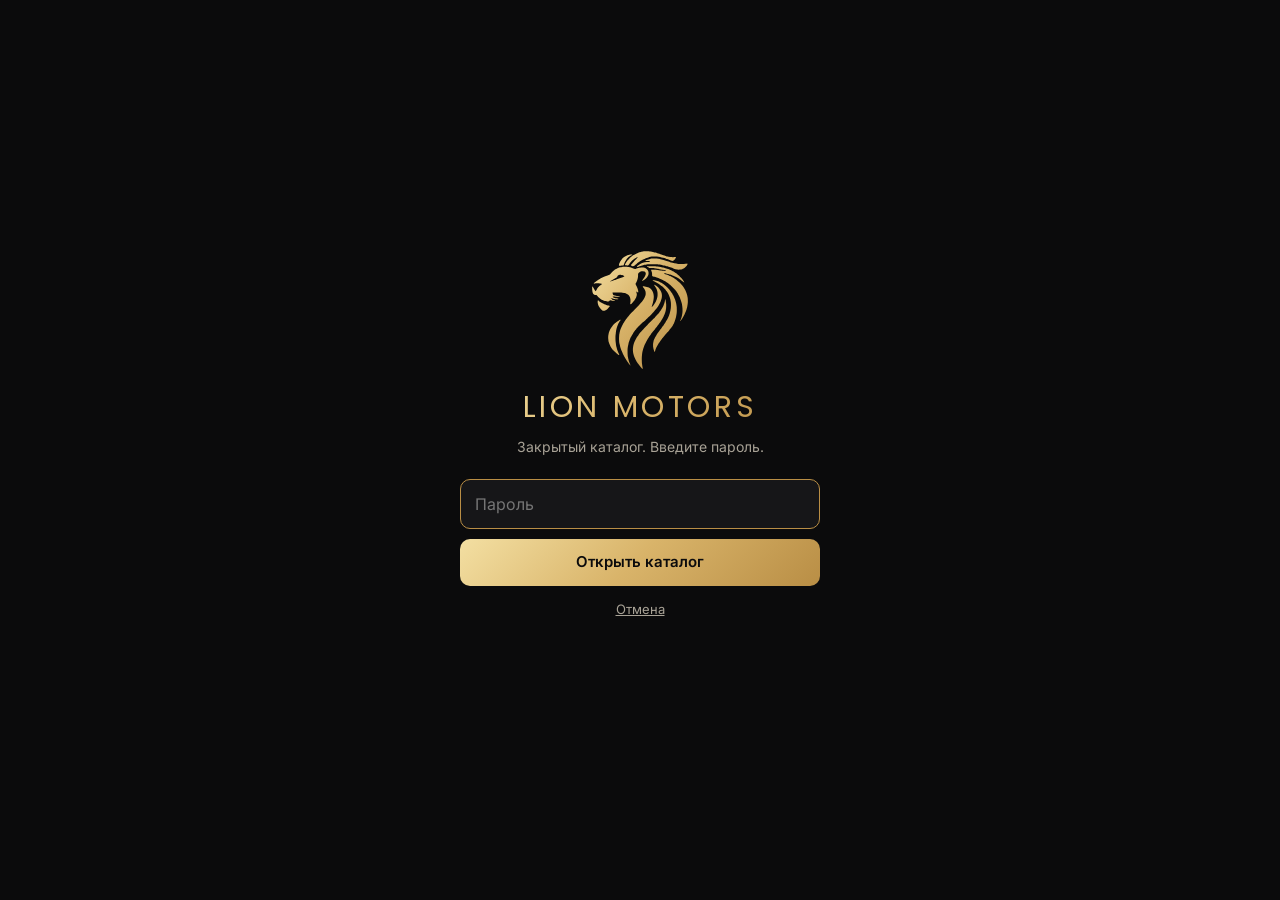
<file: site/catalog/index.html>
<!doctype html>
<html lang="ru">
<head>
<meta charset="utf-8">
<meta name="viewport" content="width=device-width, initial-scale=1, viewport-fit=cover">
<meta name="theme-color" content="#0B0B0C">
<meta name="robots" content="noindex, nofollow">
<meta name="referrer" content="no-referrer">
<title>Lion Motors — каталог</title>
<link rel="icon" href="../assets/lion.svg" type="image/svg+xml">
<link rel="preconnect" href="https://fonts.googleapis.com">
<link href="https://fonts.googleapis.com/css2?family=Inter:wght@400;500;600;700;800&family=Poppins:wght@500;600&display=swap" rel="stylesheet">
<style>
  :root {
    --bg: #FAF7F0; --surface: #FFFDF8; --surface-2: #F3EEE3; --line: #E8E2D4;
    --text: #141414; --muted: #6B665C; --accent: #8C6A2C; --accent-soft: rgba(185,142,69,.13);
    --dark: #0B0B0C; --on-dark: #F2EDE4; --on-dark-muted: #A8A296;
    --gold: #D9B46A; --gold-hi: #F3DFA2; --gold-lo: #B98E45;
    --gold-grad: linear-gradient(135deg, #F3DFA2 0%, #D9B46A 48%, #B98E45 100%);
    --radius: 14px;
  }
  * { box-sizing: border-box; }
  html, body { margin: 0; background: var(--bg); color: var(--text);
    font: 15px/1.5 Inter, system-ui, -apple-system, sans-serif; -webkit-font-smoothing: antialiased;
    -webkit-tap-highlight-color: transparent; -webkit-text-size-adjust: 100%; }
  button, select, input { -webkit-tap-highlight-color: transparent; font: inherit; }
  a { color: inherit; }
  .wrap { max-width: 1280px; margin: 0 auto; padding: 0 max(16px, env(safe-area-inset-left)) 0 max(16px, env(safe-area-inset-right)); }

  header { background: var(--dark); border-bottom: 1px solid rgba(217,180,106,.18); color: var(--on-dark); }
  header .wrap { display: flex; align-items: center; justify-content: space-between; gap: 16px; padding-top: 18px; padding-bottom: 16px; flex-wrap: wrap; }
  .logo { font: 600 22px/1 Poppins, Inter, sans-serif; letter-spacing: .12em; margin: 0; }
  .logo a { display: inline-flex; align-items: center; gap: 12px; text-decoration: none; }
  .logo b, .lock .logo { font-weight: inherit; background: var(--gold-grad); -webkit-background-clip: text; background-clip: text; color: transparent; }
  .logo .mark { height: 34px; width: auto; flex: none; }
  .meta { color: var(--on-dark-muted); font-size: 13px; }

  /* Filters */
  .bar { position: sticky; top: 0; z-index: 5; background: rgba(250,247,240,.94);
    -webkit-backdrop-filter: saturate(1.4) blur(14px); backdrop-filter: saturate(1.4) blur(14px); border-bottom: 1px solid var(--line); }
  .bar .wrap { padding-top: 12px; padding-bottom: 10px; }
  .filters { display: grid; grid-template-columns: 2fr 1.4fr 1.4fr 1fr 1fr 1fr 1fr 1fr 1fr; gap: 8px; }
  .filters input, .filters select { width: 100%; background: var(--surface); color: var(--text); border: 1px solid var(--line);
    border-radius: 10px; padding: 9px 10px; font-size: 13.5px; outline: none; min-width: 0; }
  .filters input:focus, .filters select:focus { border-color: var(--gold-lo); }
  .subbar { display: flex; align-items: center; justify-content: space-between; gap: 12px; margin-top: 8px; color: var(--muted); font-size: 13px; }
  .subbar select { border: 0; background: transparent; padding: 4px 2px; font-weight: 600; color: var(--text); cursor: pointer; }
  .subbar .reset { background: none; border: 0; color: var(--accent); cursor: pointer; padding: 0; font-size: 13px; }
  .subbar > span { display: inline-flex; align-items: center; gap: 10px; flex-wrap: wrap; }
  #found, .subbar label { white-space: nowrap; }
  .ftoggle { display: none; }

  .grid { display: grid; grid-template-columns: repeat(auto-fill, minmax(270px, 1fr)); gap: 16px; padding: 18px 0 24px; }
  .card { background: var(--surface); border: 1px solid var(--line); border-radius: var(--radius); overflow: hidden;
    cursor: pointer; transition: transform .15s ease, box-shadow .15s ease; text-align: left; padding: 0; color: inherit; }
  .card:hover { transform: translateY(-3px); box-shadow: 0 10px 28px rgba(0,0,0,.08); }
  .card:active { transform: scale(.985); }
  .ph { aspect-ratio: 4/3; background: var(--surface-2); position: relative; overflow: hidden; }
  .ph img { width: 100%; height: 100%; object-fit: cover; display: block; }
  .badge { position: absolute; top: 10px; left: 10px; background: rgba(11,11,12,.72); color: var(--gold-hi);
    padding: 3px 9px; border-radius: 999px; font-size: 12px; font-weight: 600; }
  .card .body { padding: 12px 14px 14px; }
  .card h3 { margin: 0; font-size: 16px; font-weight: 600; line-height: 1.3; }
  .card .grade { color: var(--muted); font-size: 12.5px; margin-top: 2px; white-space: nowrap; overflow: hidden; text-overflow: ellipsis; }
  .card .sub { color: var(--muted); font-size: 13px; margin-top: 6px; }
  .card .price { margin-top: 10px; display: flex; align-items: baseline; justify-content: space-between; gap: 8px; }
  .card .price b { font-size: 19px; font-weight: 700; }
  .card .price small { color: var(--muted); font-size: 12px; white-space: nowrap; }
  .more { display: block; margin: 0 auto 48px; background: var(--dark); color: var(--gold-hi); border: 0; border-radius: 999px; padding: 12px 26px; font-weight: 600; cursor: pointer; }
  .empty { color: var(--muted); padding: 60px 0; text-align: center; grid-column: 1/-1; }

  /* Detail */
  .detail { position: fixed; inset: 0; background: var(--bg); overflow-y: auto; z-index: 10; display: none; }
  .detail.open { display: block; }
  .detail .top { position: sticky; top: 0; background: rgba(250,247,240,.94); backdrop-filter: blur(8px); border-bottom: 1px solid var(--line); z-index: 2; }
  .detail .top .wrap { display: flex; align-items: center; gap: 12px; padding-top: 12px; padding-bottom: 12px; }
  .back { background: none; border: 1px solid var(--line); color: var(--text); border-radius: 10px; padding: 7px 12px; font-size: 13px; cursor: pointer; flex: none; }
  .dttl { font-weight: 600; font-size: 15px; white-space: nowrap; overflow: hidden; text-overflow: ellipsis; }
  .dgrid { display: grid; grid-template-columns: minmax(0, 1.5fr) minmax(0, 1fr); gap: 28px; padding: 24px 0 60px; }
  .stage { aspect-ratio: 4/3; background: var(--surface-2); border-radius: var(--radius); overflow: hidden; }
  .stage img { width: 100%; height: 100%; object-fit: contain; display: block; }
  .info h2 { font: 600 28px/1.15 Poppins, Inter, sans-serif; margin: 0; letter-spacing: -.01em; }
  .info .grade { color: var(--muted); margin-top: 6px; }
  .info .price { font-size: 30px; font-weight: 700; margin: 18px 0 2px; }
  .info .price-note { color: var(--muted); font-size: 13px; }
  .actions { display: flex; gap: 10px; flex-wrap: wrap; margin-top: 16px; }
  .btn { display: inline-flex; align-items: center; justify-content: center; padding: 11px 18px; border-radius: 12px; font-weight: 600; font-size: 14px; text-decoration: none; cursor: pointer; border: 0; }
  .btn-gold { background: var(--gold-grad); color: var(--dark); }
  .btn-line { border: 1px solid var(--accent); color: var(--accent); background: transparent; }
  table { width: 100%; border-collapse: collapse; margin-top: 22px; font-size: 14px; }
  td { padding: 10px 0; border-bottom: 1px solid var(--line); vertical-align: top; }
  td:first-child { color: var(--muted); width: 45%; }
  .note { color: var(--muted); font-size: 12.5px; margin-top: 14px; }

  footer { color: var(--muted); font-size: 12px; border-top: 1px solid var(--line); padding: 18px 0 30px; }
  footer .wrap { display: flex; justify-content: space-between; gap: 12px; flex-wrap: wrap; }
  .linkbtn { background: none; border: 0; padding: 0; color: var(--muted); text-decoration: underline; cursor: pointer; font-size: 12px; }

  @media (max-width: 1100px) { .filters { grid-template-columns: repeat(4, 1fr); } .filters .q { grid-column: 1 / -1; } }
  @media (max-width: 900px) { .dgrid { grid-template-columns: minmax(0, 1fr); } }
  @media (max-width: 640px) {
    .logo { font-size: 18px; } .logo .mark { height: 28px; }
    .meta { width: 100%; }
    .ftoggle { display: inline-flex; gap: 6px; align-items: center; background: var(--dark); color: var(--gold-hi); border: 0; border-radius: 999px; padding: 7px 14px; font-weight: 600; font-size: 13px; cursor: pointer; }
    .filters { grid-template-columns: 1fr 1fr; display: none; margin-top: 8px; }
    .bar.open .filters { display: grid; }
    .filters .q { display: block; }
    .bar .search-mobile { display: block; }
    .grid { grid-template-columns: 1fr; gap: 14px; padding-top: 14px; }
    .ph { aspect-ratio: 16/10; }
    .dgrid.wrap { padding: 0; gap: 0; }
    .stage { border-radius: 0; }
    .info { padding: 16px 16px 0; }
    .info h2 { font-size: 24px; }
    .info .price { font-size: 26px; }
    .actions .btn { flex: 1; }
    footer .wrap { flex-direction: column; align-items: center; text-align: center; }
  }

  /* Password screen */
  body.locked > header, body.locked > .bar, body.locked > main, body.locked > footer { display: none; }
  .lock { display: none; min-height: 100vh; align-items: center; justify-content: center; padding: 24px 16px; background: var(--dark); color: var(--on-dark); }
  body.locked { background: var(--dark); }
  body.locked .lock { display: flex; }
  .lock form { width: 100%; max-width: 360px; text-align: center; }
  .lock .mark { display: block; height: 120px; width: auto; margin: 0 auto 22px; }
  .lock .logo { font-size: 30px; margin-bottom: 14px; }
  .lock p { color: var(--on-dark-muted); margin: 0 0 22px; font-size: 14px; }
  .lock input { width: 100%; background: #161618; border: 1px solid #2C2A26; color: var(--on-dark); border-radius: 10px; padding: 12px 14px; font-size: 16px; outline: none; }
  .lock input:focus { border-color: var(--gold-lo); }
  .lock button[type=submit] { width: 100%; margin-top: 10px; background: var(--gold-grad); color: var(--dark); border: 0; border-radius: 10px; padding: 12px; font-weight: 600; cursor: pointer; }
  .lock button[disabled] { opacity: .6; cursor: wait; }
  .lock .lock-cancel { display: inline-block; margin-top: 14px; color: var(--on-dark-muted); font-size: 13px; }
  .lock .err { color: #F08A80; font-size: 13px; min-height: 20px; margin-top: 10px; }
</style>
</head>
<body class="locked">
<section class="lock" id="lock">
  <form id="lockForm" autocomplete="on" onsubmit="return false">
    <img class="mark" src="../assets/lion.svg" alt="">
    <h1 class="logo">LION MOTORS</h1>
    <p id="lockLabel">Загрузка…</p>
    <input id="lockInput" type="password" autocomplete="current-password" placeholder="Пароль" required disabled>
    <button type="submit" id="lockBtn" disabled>Загрузка…</button>
    <a href="./" id="lockCancel" class="lock-cancel" hidden>Отмена</a>
    <div class="err" id="lockErr" role="alert"></div>
  </form>
</section>

<header>
  <div class="wrap">
    <h1 class="logo"><a href="../"><img class="mark" src="../assets/lion.svg" alt=""><b>LION MOTORS</b></a></h1>
    <div class="meta" id="meta"></div>
  </div>
</header>

<div class="bar" id="bar">
  <div class="wrap">
    <div class="filters" id="filters">
      <input class="q" id="f-q" type="search" placeholder="Поиск: марка, модель, комплектация">
      <select id="f-make"><option value="">Все марки</option></select>
      <select id="f-model" disabled><option value="">Все модели</option></select>
      <select id="f-yfrom"><option value="">Год от</option></select>
      <select id="f-yto"><option value="">Год до</option></select>
      <select id="f-price"><option value="">Цена до</option></select>
      <select id="f-km"><option value="">Пробег до</option></select>
      <select id="f-body"><option value="">Кузов</option></select>
      <select id="f-gear"><option value="">Коробка</option></select>
    </div>
    <div class="subbar">
      <span><button class="ftoggle" id="ftoggle">Фильтры</button> <span id="found"></span> <button class="reset" id="reset" hidden>Сбросить</button></span>
      <label>Сортировка
        <select id="sort">
          <option value="new">Сначала новые</option>
          <option value="price-asc">Сначала дешёвые</option>
          <option value="price-desc">Сначала дорогие</option>
          <option value="km">Меньше пробег</option>
        </select>
      </label>
    </div>
  </div>
</div>

<main class="wrap">
  <div class="grid" id="grid"></div>
  <button class="more" id="more" hidden>Показать ещё</button>
</main>

<footer><div class="wrap"><span>Только леворульные автомобили из Японии. Цены в долларах — ориентир по текущему курсу, итог считается при заказе. <a href="../legal/tokushoho.html" style="color:inherit">特定商取引法に基づく表記</a> · <a href="../legal/privacy.html" style="color:inherit">Privacy</a></span><span><button class="linkbtn" id="adminBtn">Админ</button> · <button class="linkbtn" id="logout">Выйти</button></span></div></footer>

<section class="detail" id="detail" aria-hidden="true">
  <div class="top"><div class="wrap"><button class="back" id="back">← Все машины</button><span class="dttl" id="dttl"></span></div></div>
  <div class="wrap dgrid" id="dbody"></div>
</section>

<script src="../assets/company.js"></script>
<script>
// ---- Password gate: data.js holds AES-GCM blobs; keys come from PBKDF2-SHA256 (see scraper/seal.py).
const store = {
  get: (k) => { try { return sessionStorage.getItem(k); } catch (e) { return null; } },
  set: (k, v) => { try { sessionStorage.setItem(k, v); } catch (e) {} },
  del: (k) => { try { sessionStorage.removeItem(k); } catch (e) {} },
};
const unb64 = (s) => Uint8Array.from(atob(s), (c) => c.charCodeAt(0));

async function decrypt(blob, password) {
  const base = await crypto.subtle.importKey("raw", new TextEncoder().encode(password), "PBKDF2", false, ["deriveKey"]);
  const key = await crypto.subtle.deriveKey(
    { name: "PBKDF2", salt: unb64(blob.salt), iterations: blob.iter, hash: "SHA-256" },
    base, { name: "AES-GCM", length: 256 }, false, ["decrypt"]);
  const plain = await crypto.subtle.decrypt({ name: "AES-GCM", iv: unb64(blob.iv) }, key, unb64(blob.ct));
  return JSON.parse(new TextDecoder().decode(plain));
}

function askPassword(blob, label, button) {
  const form = document.getElementById("lockForm"), input = document.getElementById("lockInput");
  const btn = document.getElementById("lockBtn"), err = document.getElementById("lockErr");
  document.getElementById("lockLabel").textContent = label;
  btn.textContent = button;
  input.disabled = false; btn.disabled = false;
  input.value = ""; err.textContent = "";
  document.body.classList.add("locked");
  input.focus();
  return new Promise((resolve) => {
    form.onsubmit = async (e) => {
      e.preventDefault();
      btn.disabled = true; err.textContent = "";
      try { resolve([await decrypt(blob, input.value), input.value]); }
      catch (x) { err.textContent = "Неверный пароль."; input.select(); }
      finally { btn.disabled = false; }
    };
  });
}

async function unlock(storeKey, blob, label, button) {
  const saved = store.get(storeKey);
  if (saved) { try { return await decrypt(blob, saved); } catch (e) { store.del(storeKey); } }
  const [data, pw] = await askPassword(blob, label, button);
  store.set(storeKey, pw);
  return data;
}

// Never keep a password in the address bar.
(() => {
  const q = new URLSearchParams(location.search);
  if (q.has("password")) { q.delete("password"); history.replaceState(null, "", location.pathname + (q.toString() ? "?" + q : "") + location.hash); }
})();

(() => {
  const el = document.createElement("script");
  el.src = "data.js?v=" + Math.floor(Date.now() / 60000);
  el.onload = el.onerror = boot;
  document.head.appendChild(el);
})();

async function boot() {
  if (!window.CATALOG_ENC) {
    document.getElementById("lockLabel").textContent = "Каталог временно недоступен.";
    document.getElementById("lockForm").querySelectorAll("input,button").forEach((el) => (el.hidden = true));
    return;
  }
  const data = await unlock("catalog_pw", window.CATALOG_ENC, "Закрытый каталог. Введите пароль.", "Открыть каталог");
  const q = new URLSearchParams(location.search);
  if (q.get("admin") === "0") store.del("admin_pw");
  let sources = {};
  if (window.ADMIN_ENC && ((q.has("admin") && q.get("admin") !== "0") || store.get("admin_pw"))) {
    document.getElementById("lockCancel").hidden = false;
    sources = (await unlock("admin_pw", window.ADMIN_ENC, "Пароль администратора", "Включить режим админа")).sources;
    document.getElementById("lockCancel").hidden = true;
  }
  if (q.has("admin")) history.replaceState(null, "", location.pathname + location.hash);
  document.body.classList.remove("locked");
  startCatalog(data, sources);
}

function startCatalog(data, sources) {
  const $ = (id) => document.getElementById(id);
  const F = data.fields;
  const cars = data.cars.map((row) => Object.fromEntries(F.map((k, i) => [k, row[i]])));
  const rate = data.jpy_usd;
  const usd = (jpy) => jpy == null ? null : Math.round(jpy * rate / 100) * 100;
  const total = (c) => c.total_jpy ?? c.price_jpy;
  const fmt = (n) => n.toLocaleString("ru-RU");
  const money = (c) => { const v = usd(total(c)); return v == null ? "Цена по запросу" : "$" + fmt(v); };
  const yen = (n) => n == null ? "" : "¥" + fmt(n);
  const kmf = (n) => n == null ? "—" : fmt(n) + " км";
  const esc = (s) => String(s ?? "").replace(/[&<>"]/g, (ch) => ({ "&": "&amp;", "<": "&lt;", ">": "&gt;", '"': "&quot;" }[ch]));
  const title = (c) => `${c.make} ${c.model}`.trim();
  cars.forEach((c) => (c._hay = `${c.make} ${c.model} ${c.grade}`.toLowerCase()));

  const upd = data.updated ? new Date(data.updated).toLocaleDateString("ru-RU", { day: "numeric", month: "long", year: "numeric" }) : "";
  $("meta").textContent = `${fmt(cars.length)} леворульных автомобилей · обновлено ${upd}`;

  // ---- filter options
  const countBy = (arr, key) => arr.reduce((m, c) => (c[key] && (m[c[key]] = (m[c[key]] || 0) + 1), m), {});
  const fillSel = (sel, counts, sortByCount) => {
    const keys = Object.keys(counts).sort(sortByCount ? (a, b) => counts[b] - counts[a] : (a, b) => a.localeCompare(b));
    sel.insertAdjacentHTML("beforeend", keys.map((k) => `<option value="${esc(k)}">${esc(k)} (${counts[k]})</option>`).join(""));
  };
  fillSel($("f-make"), countBy(cars, "make"), false);
  fillSel($("f-body"), countBy(cars, "body"), true);
  fillSel($("f-gear"), countBy(cars, "gearbox"), true);
  const years = [...new Set(cars.map((c) => c.year).filter(Boolean))].sort((a, b) => b - a);
  for (const id of ["f-yfrom", "f-yto"]) $(id).insertAdjacentHTML("beforeend", years.map((y) => `<option>${y}</option>`).join(""));
  $("f-price").insertAdjacentHTML("beforeend", [10000, 20000, 30000, 50000, 75000, 100000, 150000, 200000, 300000, 500000]
    .map((v) => `<option value="${v}">до $${fmt(v)}</option>`).join(""));
  $("f-km").insertAdjacentHTML("beforeend", [5000, 10000, 30000, 50000, 100000, 150000]
    .map((v) => `<option value="${v}">до ${fmt(v)} км</option>`).join(""));

  function refreshModels() {
    const sel = $("f-model"), mk = $("f-make").value;
    sel.innerHTML = '<option value="">Все модели</option>';
    sel.disabled = !mk;
    if (mk) fillSel(sel, countBy(cars.filter((c) => c.make === mk), "model"), false);
  }

  // ---- filtering, sorting, incremental rendering
  const PAGE = 48;
  let list = [], shown = 0;
  function apply() {
    const v = (id) => $(id).value;
    const q = v("f-q").trim().toLowerCase().split(/\s+/).filter(Boolean);
    const yf = +v("f-yfrom") || 0, yt = +v("f-yto") || 9999, pm = +v("f-price") || Infinity, km = +v("f-km") || Infinity;
    list = cars.filter((c) =>
      (!v("f-make") || c.make === v("f-make")) && (!v("f-model") || c.model === v("f-model")) &&
      (!v("f-body") || c.body === v("f-body")) && (!v("f-gear") || c.gearbox === v("f-gear")) &&
      (c.year || 0) >= yf && (c.year || 0) <= yt &&
      (pm === Infinity || (usd(total(c)) ?? Infinity) <= pm) && (km === Infinity || (c.km ?? Infinity) <= km) &&
      q.every((w) => c._hay.includes(w)));
    const s = v("sort"), P = (c) => total(c) ?? Infinity;
    if (s === "new") list.sort((a, b) => (b.year || 0) - (a.year || 0) || (a.km ?? 1e9) - (b.km ?? 1e9));
    if (s === "price-asc") list.sort((a, b) => P(a) - P(b));
    if (s === "price-desc") list.sort((a, b) => (total(b) ?? -1) - (total(a) ?? -1));
    if (s === "km") list.sort((a, b) => (a.km ?? 1e9) - (b.km ?? 1e9));
    $("found").textContent = `Найдено: ${fmt(list.length)}`;
    $("reset").hidden = !["f-q", "f-make", "f-model", "f-yfrom", "f-yto", "f-price", "f-km", "f-body", "f-gear"].some((id) => $(id).value);
    $("grid").innerHTML = list.length ? "" : '<div class="empty">Ничего не найдено. Попробуйте изменить фильтры.</div>';
    shown = 0; renderMore();
  }
  function card(c) {
    return `<button class="card" data-id="${esc(c.id)}">
      <div class="ph">${c.photo ? `<img src="${esc(c.photo)}" alt="${esc(title(c))}" loading="lazy" referrerpolicy="no-referrer">` : ""}${c.year ? `<span class="badge">${c.year}</span>` : ""}</div>
      <div class="body">
        <h3>${esc(title(c))}</h3>
        ${c.grade ? `<div class="grade">${esc(c.grade)}</div>` : ""}
        <div class="sub">${kmf(c.km)}${c.region ? " · " + esc(c.region) : ""}</div>
        <div class="price"><b>${money(c)}</b><small>${yen(total(c))}</small></div>
      </div></button>`;
  }
  function renderMore() {
    const next = list.slice(shown, shown + PAGE);
    $("grid").insertAdjacentHTML("beforeend", next.map(card).join(""));
    shown += next.length;
    $("more").hidden = shown >= list.length;
  }
  if ("IntersectionObserver" in window) {
    new IntersectionObserver((es) => es.forEach((e) => e.isIntersecting && shown < list.length && renderMore()), { rootMargin: "800px" }).observe($("more"));
  }
  $("more").addEventListener("click", renderMore);
  let t;
  $("f-q").addEventListener("input", () => { clearTimeout(t); t = setTimeout(apply, 200); });
  ["f-model", "f-yfrom", "f-yto", "f-price", "f-km", "f-body", "f-gear", "sort"].forEach((id) => $(id).addEventListener("change", apply));
  $("f-make").addEventListener("change", () => { refreshModels(); apply(); });
  $("reset").addEventListener("click", () => {
    ["f-q", "f-make", "f-yfrom", "f-yto", "f-price", "f-km", "f-body", "f-gear"].forEach((id) => ($(id).value = ""));
    refreshModels(); apply();
  });
  $("ftoggle").addEventListener("click", () => $("bar").classList.toggle("open"));
  $("grid").addEventListener("click", (e) => { const b = e.target.closest(".card"); if (b) location.hash = "car-" + b.dataset.id; });

  // ---- car page
  function openCar(id) {
    const c = cars.find((x) => x.id === id);
    if (!c) return closeCar();
    const rows = [
      ["Год", c.year], ["Пробег", kmf(c.km)], ["Кузов", c.body], ["Цвет", c.color],
      ["Двигатель", c.engine_cc ? (c.engine_cc / 1000).toFixed(1) + " л" : ""], ["Коробка", c.gearbox], ["Руль", "Левый"],
      ["Следы ДТП (修復歴)", c.accident], ["Гарантия продавца", c.warranty], ["Техобслуживание перед продажей", c.service],
      ["Японский техосмотр до", c.inspection], ["Где находится", c.region ? c.region + ", Япония" : "Япония"],
    ].filter(([, v]) => v !== "" && v != null);
    const W = window.COMPANY || {}, has = window.COMPANY_HAS || ((x) => !!x);
    const carUrl = location.origin + location.pathname + "#car-" + c.id;
    const msg = encodeURIComponent(`Здравствуйте! Интересует ${title(c)} ${c.year || ""}, ${money(c)}. ${carUrl}`);
    const order = has(W.whatsapp) ? `https://wa.me/${W.whatsapp}?text=${msg}` : "../#contact";
    $("dttl").textContent = title(c);
    $("dbody").innerHTML = `
      <div><div class="stage">${c.photo ? `<img src="${esc(c.photo)}" alt="${esc(title(c))}" referrerpolicy="no-referrer">` : ""}</div></div>
      <div class="info">
        <h2>${esc(title(c))}</h2>
        ${c.grade ? `<div class="grade">${esc(c.grade)}</div>` : ""}
        <div class="price">${money(c)}</div>
        <div class="price-note">${total(c) != null ? `Цена в Японии с налогами: ${yen(total(c))}${c.price_jpy && c.price_jpy !== total(c) ? ` (машина ${yen(c.price_jpy)})` : ""}. Доставка и растаможка считаются отдельно.` : "Продавец не указал цену — уточним по запросу."}</div>
        <div class="actions">
          <a class="btn btn-gold" href="${esc(order)}" target="_blank" rel="noopener">Заказать</a>
          ${sources[c.id] ? `<a class="btn btn-line" href="${esc(sources[c.id])}" target="_blank" rel="noopener noreferrer">Открыть на Carsensor ↗</a>` : ""}
        </div>
        <table>${rows.map(([k, v]) => `<tr><td>${esc(k)}</td><td>${esc(v)}</td></tr>`).join("")}</table>
        <p class="note">Курс: 1 ¥ = $${rate}. Информация с японской площадки, перед покупкой мы проверяем машину и наличие.</p>
      </div>`;
    $("detail").classList.add("open"); $("detail").setAttribute("aria-hidden", "false"); $("detail").scrollTop = 0;
    document.body.style.overflow = "hidden";
  }
  function closeCar() { $("detail").classList.remove("open"); $("detail").setAttribute("aria-hidden", "true"); document.body.style.overflow = ""; }
  const route = () => { const m = location.hash.match(/^#car-(.+)$/); m ? openCar(m[1]) : closeCar(); };
  $("back").addEventListener("click", () => (location.hash = ""));
  document.addEventListener("keydown", (e) => { if (e.key === "Escape" && $("detail").classList.contains("open")) location.hash = ""; });
  window.addEventListener("hashchange", route);

  if (Object.keys(sources).length) $("adminBtn").textContent = "Админ ✓";
  $("adminBtn").addEventListener("click", () => { if (!Object.keys(sources).length) location.href = location.pathname + "?admin" + location.hash; });
  $("logout").addEventListener("click", () => { store.del("catalog_pw"); store.del("admin_pw"); location.hash = ""; location.reload(); });

  apply(); route();
}
</script>
</body>
</html>
</file>
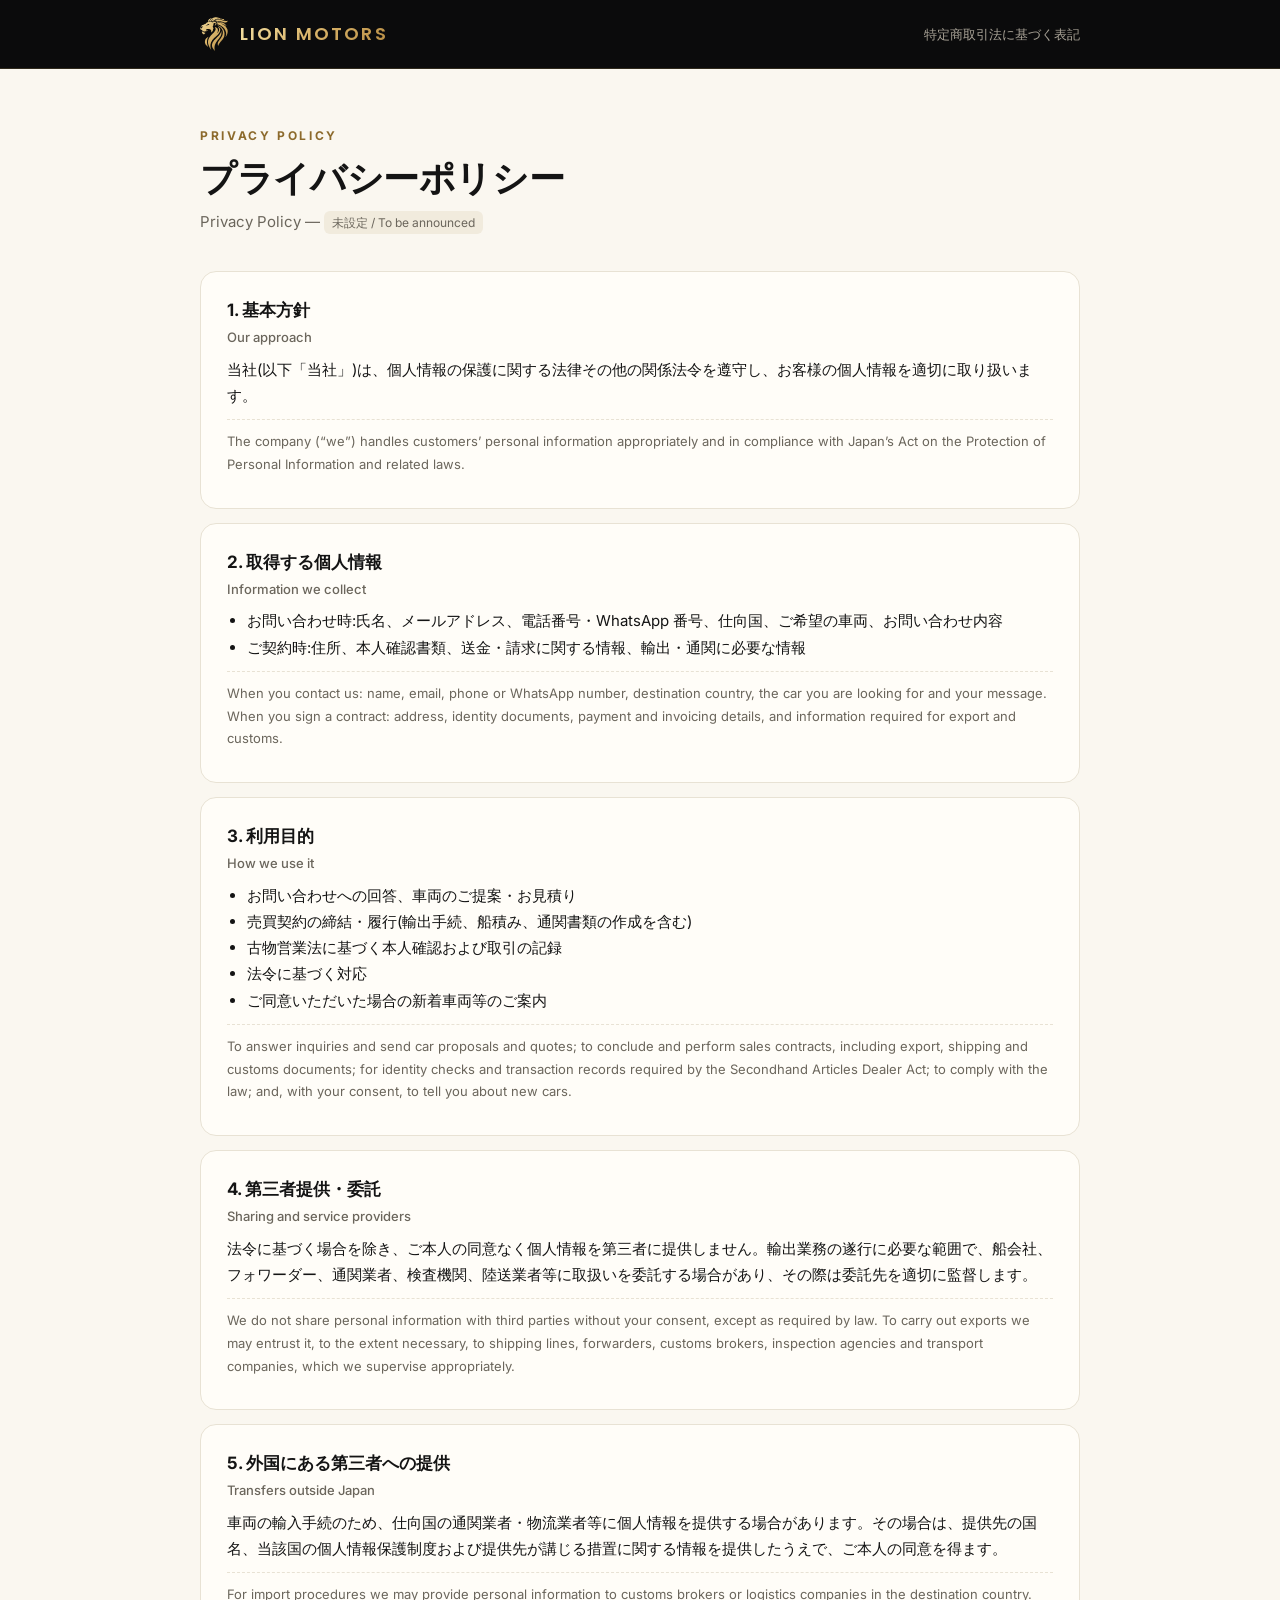
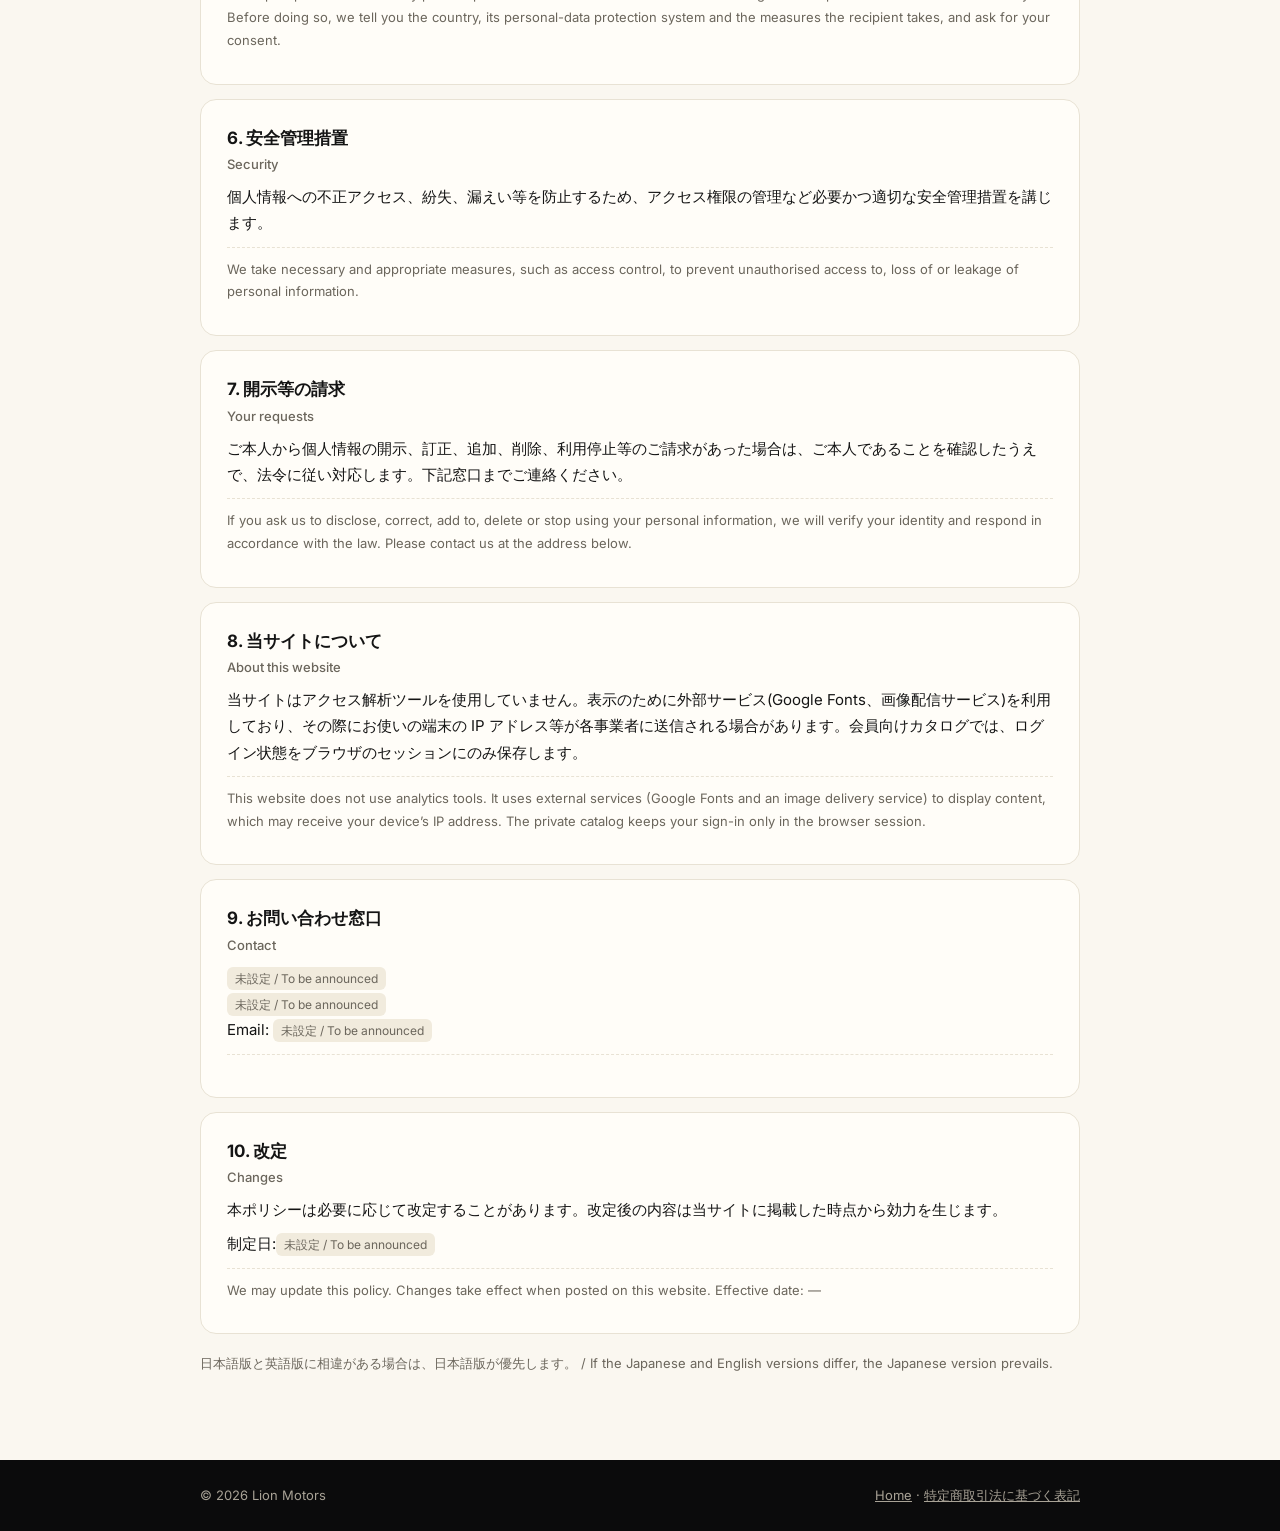
<file: site/legal/privacy.html>
<!doctype html>
<html lang="ja">
<head>
<meta charset="utf-8">
<meta name="viewport" content="width=device-width, initial-scale=1, viewport-fit=cover">
<meta name="theme-color" content="#0B0B0C">
<title>プライバシーポリシー | Lion Motors</title>
<link rel="icon" href="../assets/lion.svg" type="image/svg+xml">
<link rel="preconnect" href="https://fonts.googleapis.com">
<link href="https://fonts.googleapis.com/css2?family=Inter:wght@400;500;600;700&family=Poppins:wght@500;600&display=swap" rel="stylesheet">
<link rel="stylesheet" href="legal.css">
</head>
<body>
<header><div class="wrap">
  <a class="logo" href="../"><img src="../assets/lion.svg" alt=""><b>LION MOTORS</b></a>
  <nav><a href="tokushoho.html">特定商取引法に基づく表記</a></nav>
</div></header>

<main><div class="wrap">
  <p class="eyebrow">Privacy policy</p>
  <h1>プライバシーポリシー</h1>
  <p class="sub">Privacy Policy — <span data-co="nameJa"></span></p>

  <section class="policy">
    <h2>1. 基本方針<small>Our approach</small></h2>
    <p><span data-co="nameJa" data-co-empty="当社"></span>(以下「当社」)は、個人情報の保護に関する法律その他の関係法令を遵守し、お客様の個人情報を適切に取り扱います。</p>
    <p class="en">The company (“we”) handles customers’ personal information appropriately and in compliance with Japan’s Act on the Protection of Personal Information and related laws.</p>
  </section>

  <section class="policy">
    <h2>2. 取得する個人情報<small>Information we collect</small></h2>
    <ul>
      <li>お問い合わせ時:氏名、メールアドレス、電話番号・WhatsApp 番号、仕向国、ご希望の車両、お問い合わせ内容</li>
      <li>ご契約時:住所、本人確認書類、送金・請求に関する情報、輸出・通関に必要な情報</li>
    </ul>
    <p class="en">When you contact us: name, email, phone or WhatsApp number, destination country, the car you are looking for and your message. When you sign a contract: address, identity documents, payment and invoicing details, and information required for export and customs.</p>
  </section>

  <section class="policy">
    <h2>3. 利用目的<small>How we use it</small></h2>
    <ul>
      <li>お問い合わせへの回答、車両のご提案・お見積り</li>
      <li>売買契約の締結・履行(輸出手続、船積み、通関書類の作成を含む)</li>
      <li>古物営業法に基づく本人確認および取引の記録</li>
      <li>法令に基づく対応</li>
      <li>ご同意いただいた場合の新着車両等のご案内</li>
    </ul>
    <p class="en">To answer inquiries and send car proposals and quotes; to conclude and perform sales contracts, including export, shipping and customs documents; for identity checks and transaction records required by the Secondhand Articles Dealer Act; to comply with the law; and, with your consent, to tell you about new cars.</p>
  </section>

  <section class="policy">
    <h2>4. 第三者提供・委託<small>Sharing and service providers</small></h2>
    <p>法令に基づく場合を除き、ご本人の同意なく個人情報を第三者に提供しません。輸出業務の遂行に必要な範囲で、船会社、フォワーダー、通関業者、検査機関、陸送業者等に取扱いを委託する場合があり、その際は委託先を適切に監督します。</p>
    <p class="en">We do not share personal information with third parties without your consent, except as required by law. To carry out exports we may entrust it, to the extent necessary, to shipping lines, forwarders, customs brokers, inspection agencies and transport companies, which we supervise appropriately.</p>
  </section>

  <section class="policy">
    <h2>5. 外国にある第三者への提供<small>Transfers outside Japan</small></h2>
    <p>車両の輸入手続のため、仕向国の通関業者・物流業者等に個人情報を提供する場合があります。その場合は、提供先の国名、当該国の個人情報保護制度および提供先が講じる措置に関する情報を提供したうえで、ご本人の同意を得ます。</p>
    <p class="en">For import procedures we may provide personal information to customs brokers or logistics companies in the destination country. Before doing so, we tell you the country, its personal-data protection system and the measures the recipient takes, and ask for your consent.</p>
  </section>

  <section class="policy">
    <h2>6. 安全管理措置<small>Security</small></h2>
    <p>個人情報への不正アクセス、紛失、漏えい等を防止するため、アクセス権限の管理など必要かつ適切な安全管理措置を講じます。</p>
    <p class="en">We take necessary and appropriate measures, such as access control, to prevent unauthorised access to, loss of or leakage of personal information.</p>
  </section>

  <section class="policy">
    <h2>7. 開示等の請求<small>Your requests</small></h2>
    <p>ご本人から個人情報の開示、訂正、追加、削除、利用停止等のご請求があった場合は、ご本人であることを確認したうえで、法令に従い対応します。下記窓口までご連絡ください。</p>
    <p class="en">If you ask us to disclose, correct, add to, delete or stop using your personal information, we will verify your identity and respond in accordance with the law. Please contact us at the address below.</p>
  </section>

  <section class="policy">
    <h2>8. 当サイトについて<small>About this website</small></h2>
    <p>当サイトはアクセス解析ツールを使用していません。表示のために外部サービス(Google Fonts、画像配信サービス)を利用しており、その際にお使いの端末の IP アドレス等が各事業者に送信される場合があります。会員向けカタログでは、ログイン状態をブラウザのセッションにのみ保存します。</p>
    <p class="en">This website does not use analytics tools. It uses external services (Google Fonts and an image delivery service) to display content, which may receive your device’s IP address. The private catalog keeps your sign-in only in the browser session.</p>
  </section>

  <section class="policy">
    <h2>9. お問い合わせ窓口<small>Contact</small></h2>
    <p><span data-co="nameJa"></span><br><span id="addrJa"></span><br>Email: <a data-co="email" data-co-href="mailto:email"></a></p>
    <p class="en"><span data-co="nameEn" data-co-empty=" "></span> <span data-co="addressEn" data-co-empty=" "></span></p>
  </section>

  <section class="policy">
    <h2>10. 改定<small>Changes</small></h2>
    <p>本ポリシーは必要に応じて改定することがあります。改定後の内容は当サイトに掲載した時点から効力を生じます。</p>
    <p>制定日:<span data-co="privacyDate"></span></p>
    <p class="en">We may update this policy. Changes take effect when posted on this website. Effective date: <span data-co="privacyDateEn" data-co-empty="—"></span></p>
  </section>
  <p class="note">日本語版と英語版に相違がある場合は、日本語版が優先します。 / If the Japanese and English versions differ, the Japanese version prevails.</p>
</div></main>

<footer><div class="wrap"><span>© <span id="y"></span> Lion Motors</span><span><a href="../">Home</a> · <a href="tokushoho.html">特定商取引法に基づく表記</a></span></div></footer>

<script src="../assets/company.js"></script>
<script>
  const C = window.COMPANY, has = window.COMPANY_HAS;
  document.getElementById("y").textContent = new Date().getFullYear();
  document.getElementById("addrJa").innerHTML = has(C.addressJa)
    ? (has(C.postalCode) ? "〒" + C.postalCode + " " : "") + C.addressJa.replace(/[<>&]/g, "")
    : '<span class="tba">未設定 / To be announced</span>';
</script>
</body>
</html>
</file>
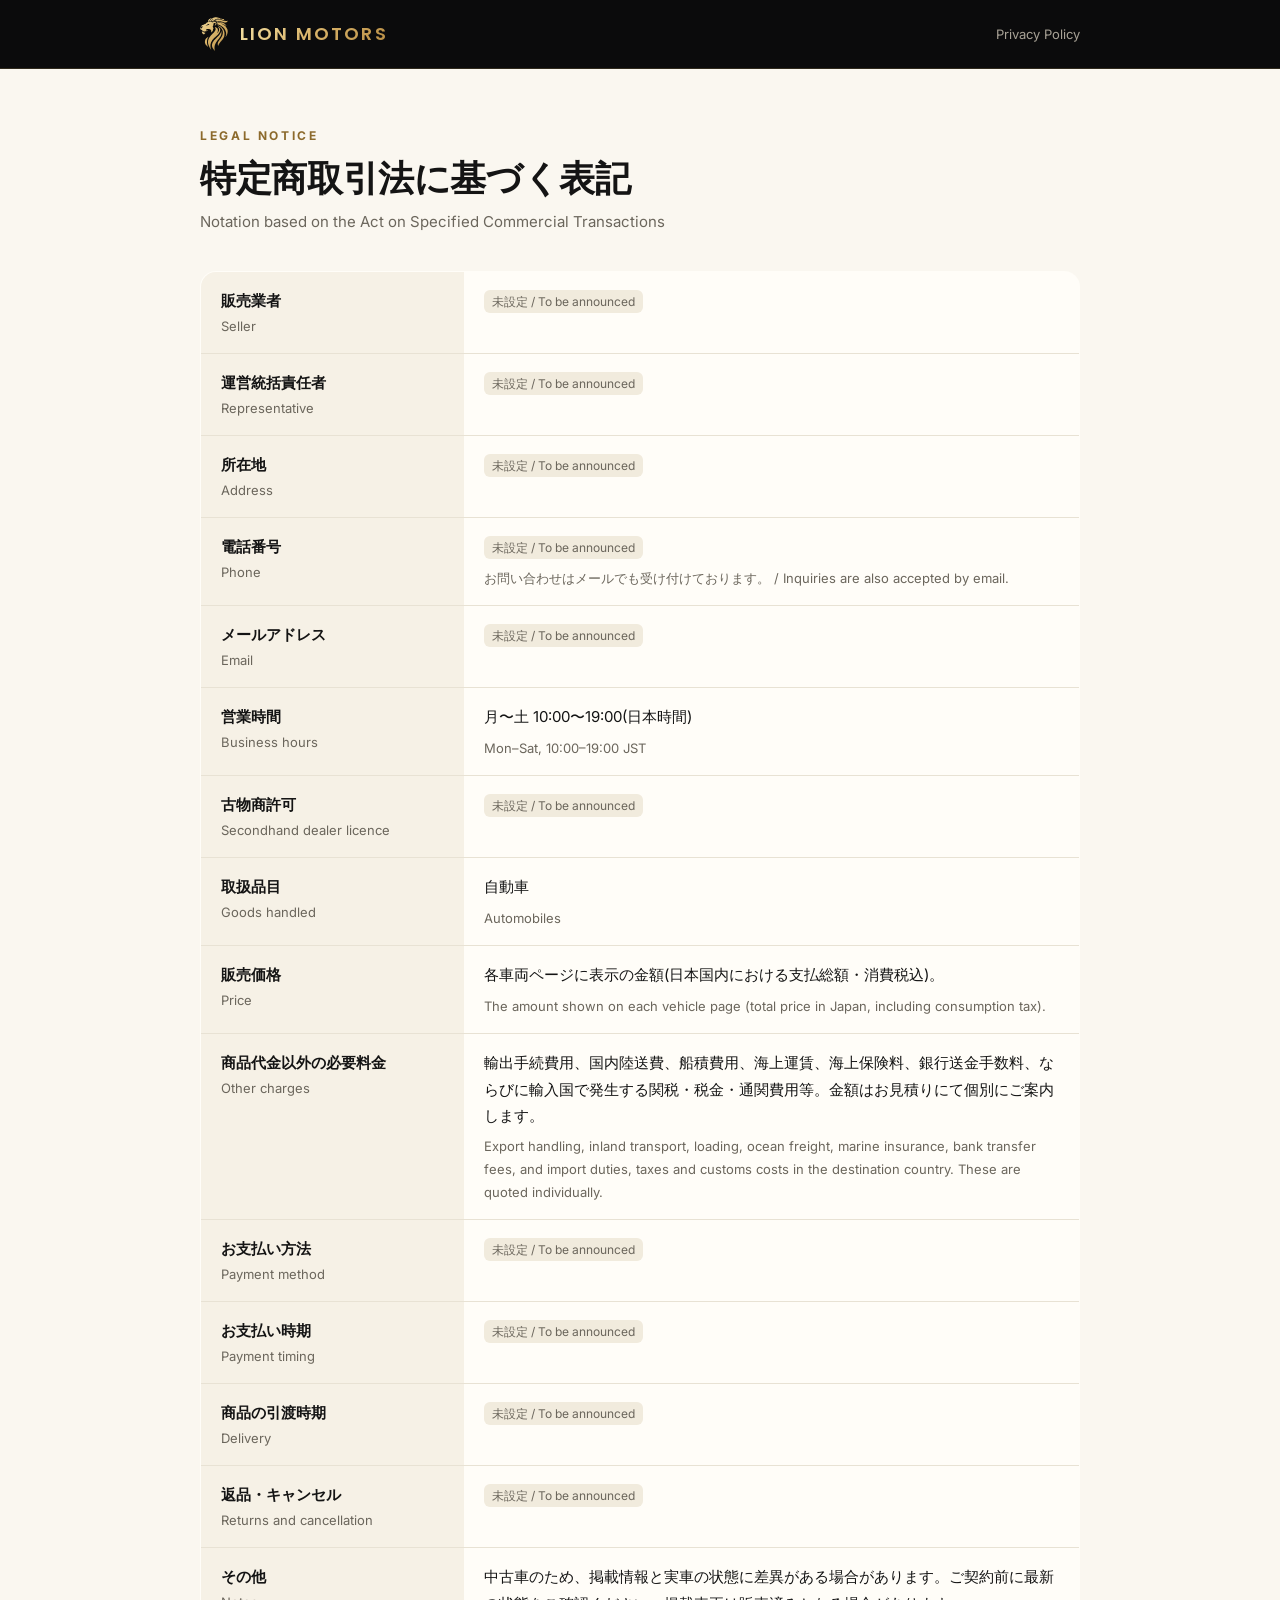
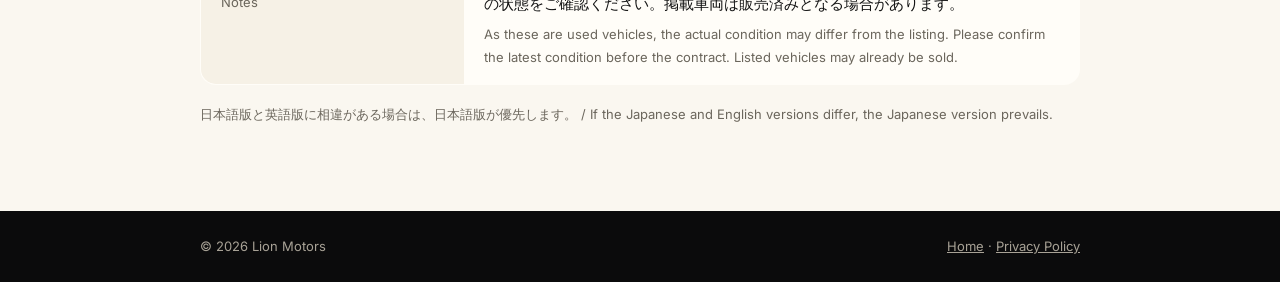
<file: site/legal/tokushoho.html>
<!doctype html>
<html lang="ja">
<head>
<meta charset="utf-8">
<meta name="viewport" content="width=device-width, initial-scale=1, viewport-fit=cover">
<meta name="theme-color" content="#0B0B0C">
<title>特定商取引法に基づく表記 | Lion Motors</title>
<link rel="icon" href="../assets/lion.svg" type="image/svg+xml">
<link rel="preconnect" href="https://fonts.googleapis.com">
<link href="https://fonts.googleapis.com/css2?family=Inter:wght@400;500;600;700&family=Poppins:wght@500;600&display=swap" rel="stylesheet">
<link rel="stylesheet" href="legal.css">
</head>
<body>
<header><div class="wrap">
  <a class="logo" href="../"><img src="../assets/lion.svg" alt=""><b>LION MOTORS</b></a>
  <nav><a href="privacy.html">Privacy Policy</a></nav>
</div></header>

<main><div class="wrap">
  <p class="eyebrow">Legal notice</p>
  <h1>特定商取引法に基づく表記</h1>
  <p class="sub">Notation based on the Act on Specified Commercial Transactions</p>

  <table>
    <tr><th>販売業者<small>Seller</small></th>
      <td><span data-co="nameJa"></span><span class="en" data-co="nameEn" data-co-empty=" "></span></td></tr>
    <tr><th>運営統括責任者<small>Representative</small></th>
      <td><span data-co="representativeJa"></span><span class="en" data-co="representativeEn" data-co-empty=" "></span></td></tr>
    <tr><th>所在地<small>Address</small></th>
      <td><span id="addrJa"></span><span class="en" data-co="addressEn" data-co-empty=" "></span></td></tr>
    <tr><th>電話番号<small>Phone</small></th>
      <td><a data-co="phone" data-co-href="tel:phone"></a><span class="en">お問い合わせはメールでも受け付けております。 / Inquiries are also accepted by email.</span></td></tr>
    <tr><th>メールアドレス<small>Email</small></th>
      <td><a data-co="email" data-co-href="mailto:email"></a></td></tr>
    <tr><th>営業時間<small>Business hours</small></th>
      <td><span data-co="hoursJa"></span><span class="en" data-co="hours" data-co-empty=" "></span></td></tr>
    <tr><th>古物商許可<small>Secondhand dealer licence</small></th>
      <td><span id="licJa"></span><span class="en" id="licEn"></span></td></tr>
    <tr><th>取扱品目<small>Goods handled</small></th>
      <td><span data-co="goodsCategoryJa"></span><span class="en" data-co="goodsCategoryEn" data-co-empty=" "></span></td></tr>
    <tr><th>販売価格<small>Price</small></th>
      <td>各車両ページに表示の金額(日本国内における支払総額・消費税込)。
        <span class="en">The amount shown on each vehicle page (total price in Japan, including consumption tax).</span></td></tr>
    <tr><th>商品代金以外の必要料金<small>Other charges</small></th>
      <td>輸出手続費用、国内陸送費、船積費用、海上運賃、海上保険料、銀行送金手数料、ならびに輸入国で発生する関税・税金・通関費用等。金額はお見積りにて個別にご案内します。
        <span class="en">Export handling, inland transport, loading, ocean freight, marine insurance, bank transfer fees, and import duties, taxes and customs costs in the destination country. These are quoted individually.</span></td></tr>
    <tr><th>お支払い方法<small>Payment method</small></th>
      <td><span data-co="paymentMethodJa"></span><span class="en" data-co="paymentMethodEn" data-co-empty=" "></span></td></tr>
    <tr><th>お支払い時期<small>Payment timing</small></th>
      <td><span data-co="paymentTimingJa"></span><span class="en" data-co="paymentTimingEn" data-co-empty=" "></span></td></tr>
    <tr><th>商品の引渡時期<small>Delivery</small></th>
      <td><span data-co="deliveryJa"></span><span class="en" data-co="deliveryEn" data-co-empty=" "></span></td></tr>
    <tr><th>返品・キャンセル<small>Returns and cancellation</small></th>
      <td><span data-co="returnsJa"></span><span class="en" data-co="returnsEn" data-co-empty=" "></span></td></tr>
    <tr><th>その他<small>Notes</small></th>
      <td>中古車のため、掲載情報と実車の状態に差異がある場合があります。ご契約前に最新の状態をご確認ください。掲載車両は販売済みとなる場合があります。
        <span class="en">As these are used vehicles, the actual condition may differ from the listing. Please confirm the latest condition before the contract. Listed vehicles may already be sold.</span></td></tr>
  </table>
  <p class="note">日本語版と英語版に相違がある場合は、日本語版が優先します。 / If the Japanese and English versions differ, the Japanese version prevails.</p>
</div></main>

<footer><div class="wrap"><span>© <span id="y"></span> Lion Motors</span><span><a href="../">Home</a> · <a href="privacy.html">Privacy Policy</a></span></div></footer>

<script src="../assets/company.js"></script>
<script>
  const C = window.COMPANY, has = window.COMPANY_HAS, TBA = '<span class="tba">未設定 / To be announced</span>';
  document.getElementById("y").textContent = new Date().getFullYear();
  document.getElementById("addrJa").innerHTML = has(C.addressJa)
    ? (has(C.postalCode) ? "〒" + C.postalCode + " " : "") + C.addressJa.replace(/[<>&]/g, "") : TBA;
  const lic = has(C.licenceCommissionJa) && has(C.licenceNo);
  document.getElementById("licJa").innerHTML = lic ? `${C.licenceCommissionJa} 許可 第${C.licenceNo}号` : TBA;
  document.getElementById("licEn").textContent = lic && has(C.licenceCommissionEn) ? `${C.licenceCommissionEn}, licence No. ${C.licenceNo}` : "";
</script>
</body>
</html>
</file>
<file: site/legal/legal.css>
:root {
  --bg: #FAF7F0; --card: #FFFDF8; --line: #E8E2D4; --ink: #141414; --muted: #6B665C;
  --dark: #0B0B0C; --on-dark: #F2EDE4; --on-dark-muted: #A8A296; --bronze: #8C6A2C;
  --gold-grad: linear-gradient(135deg, #F3DFA2 0%, #D9B46A 48%, #B98E45 100%);
}
* { box-sizing: border-box; }
html, body { margin: 0; background: var(--bg); color: var(--ink);
  font: 15px/1.75 Inter, "Hiragino Sans", "Noto Sans JP", "Yu Gothic", system-ui, sans-serif; -webkit-font-smoothing: antialiased; }
a { color: var(--bronze); }
.wrap { max-width: 920px; margin: 0 auto; padding: 0 max(20px, env(safe-area-inset-left)) 0 max(20px, env(safe-area-inset-right)); }
header { background: var(--dark); border-bottom: 1px solid rgba(217,180,106,.18); padding-top: env(safe-area-inset-top); }
header .wrap { display: flex; align-items: center; justify-content: space-between; height: 68px; gap: 16px; }
.logo { display: inline-flex; align-items: center; gap: 12px; text-decoration: none; font: 600 18px/1 Poppins, Inter, sans-serif; letter-spacing: .12em; white-space: nowrap; }
.logo img { height: 34px; width: auto; }
.logo b { font-weight: inherit; background: var(--gold-grad); -webkit-background-clip: text; background-clip: text; color: transparent; }
header nav a { color: var(--on-dark-muted); text-decoration: none; font-size: 13px; }
header nav a:hover { color: var(--on-dark); }
main { padding: 56px 0 72px; }
.eyebrow { font-size: 12px; font-weight: 700; letter-spacing: .22em; text-transform: uppercase; color: var(--bronze); margin: 0 0 10px; }
h1 { font: 600 clamp(26px, 4vw, 36px)/1.25 Poppins, "Hiragino Sans", "Noto Sans JP", sans-serif; margin: 0; letter-spacing: -.01em; }
.sub { color: var(--muted); margin: 8px 0 36px; }
table { width: 100%; border-collapse: collapse; background: var(--card); border: 1px solid var(--line); border-radius: 16px; overflow: hidden; }
th, td { text-align: left; vertical-align: top; padding: 16px 20px; border-bottom: 1px solid var(--line); }
tr:last-child th, tr:last-child td { border-bottom: 0; }
th { width: 30%; font-weight: 600; background: #F6F1E6; }
th small, .en { display: block; color: var(--muted); font-weight: 400; font-size: 13px; }
td .en { margin-top: 6px; }
section.policy { background: var(--card); border: 1px solid var(--line); border-radius: 16px; padding: 24px 26px; margin-bottom: 14px; }
section.policy h2 { font-size: 17px; margin: 0 0 8px; }
section.policy h2 small { display: block; font-size: 13px; color: var(--muted); font-weight: 500; }
section.policy p, section.policy ul { margin: 0 0 8px; }
section.policy ul { padding-left: 20px; }
section.policy .en { margin-top: 10px; padding-top: 10px; border-top: 1px dashed var(--line); }
.tba { display: inline-block; font-size: 12px; color: var(--muted); background: #F1EBDD; border-radius: 6px; padding: 1px 8px; }
.note { font-size: 13px; color: var(--muted); margin-top: 18px; }
footer { background: var(--dark); color: var(--on-dark-muted); font-size: 13px; }
footer .wrap { display: flex; justify-content: space-between; gap: 12px; flex-wrap: wrap; padding-top: 24px; padding-bottom: calc(24px + env(safe-area-inset-bottom)); }
footer a { color: var(--on-dark-muted); }
@media (max-width: 640px) {
  main { padding: 36px 0 48px; }
  table, tbody, tr, th, td { display: block; width: 100%; }
  th { border-bottom: 0; padding-bottom: 4px; }
  td { padding-top: 4px; }
  header nav { display: none; }
}
</file>
